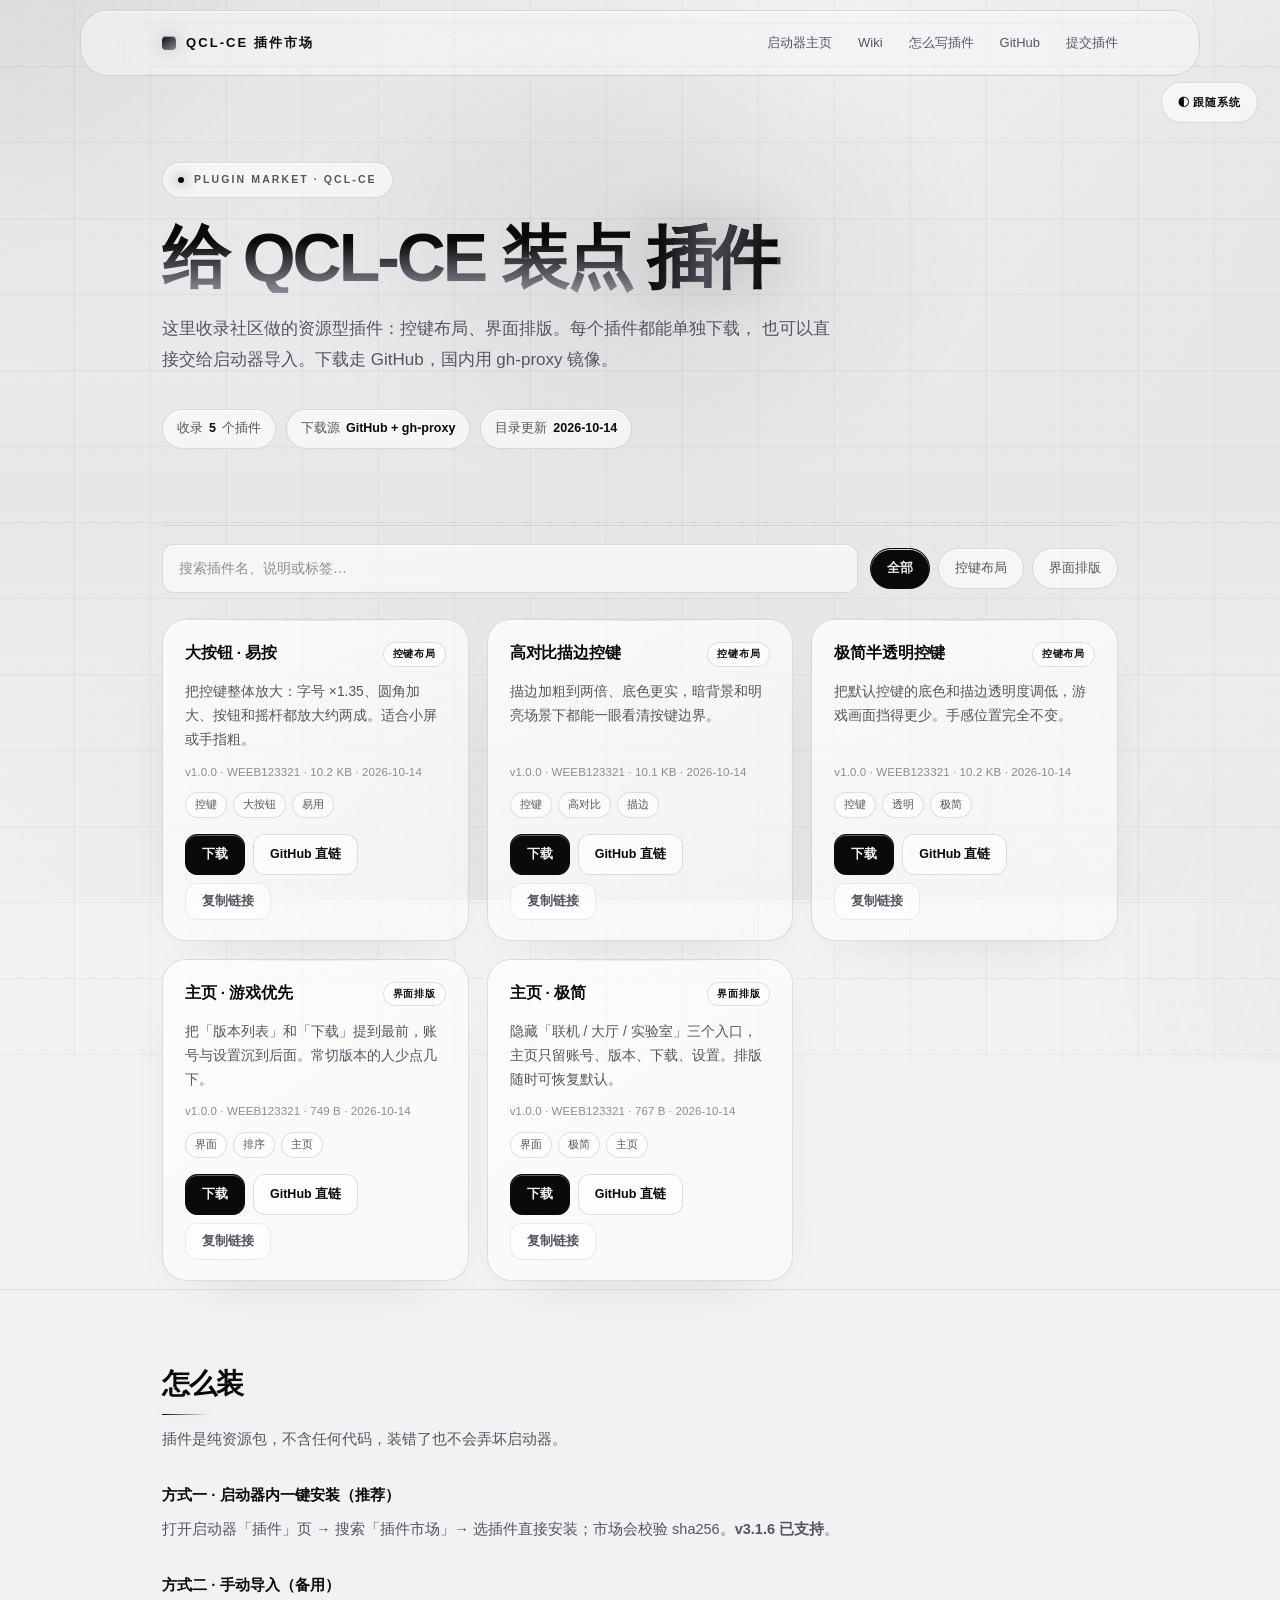
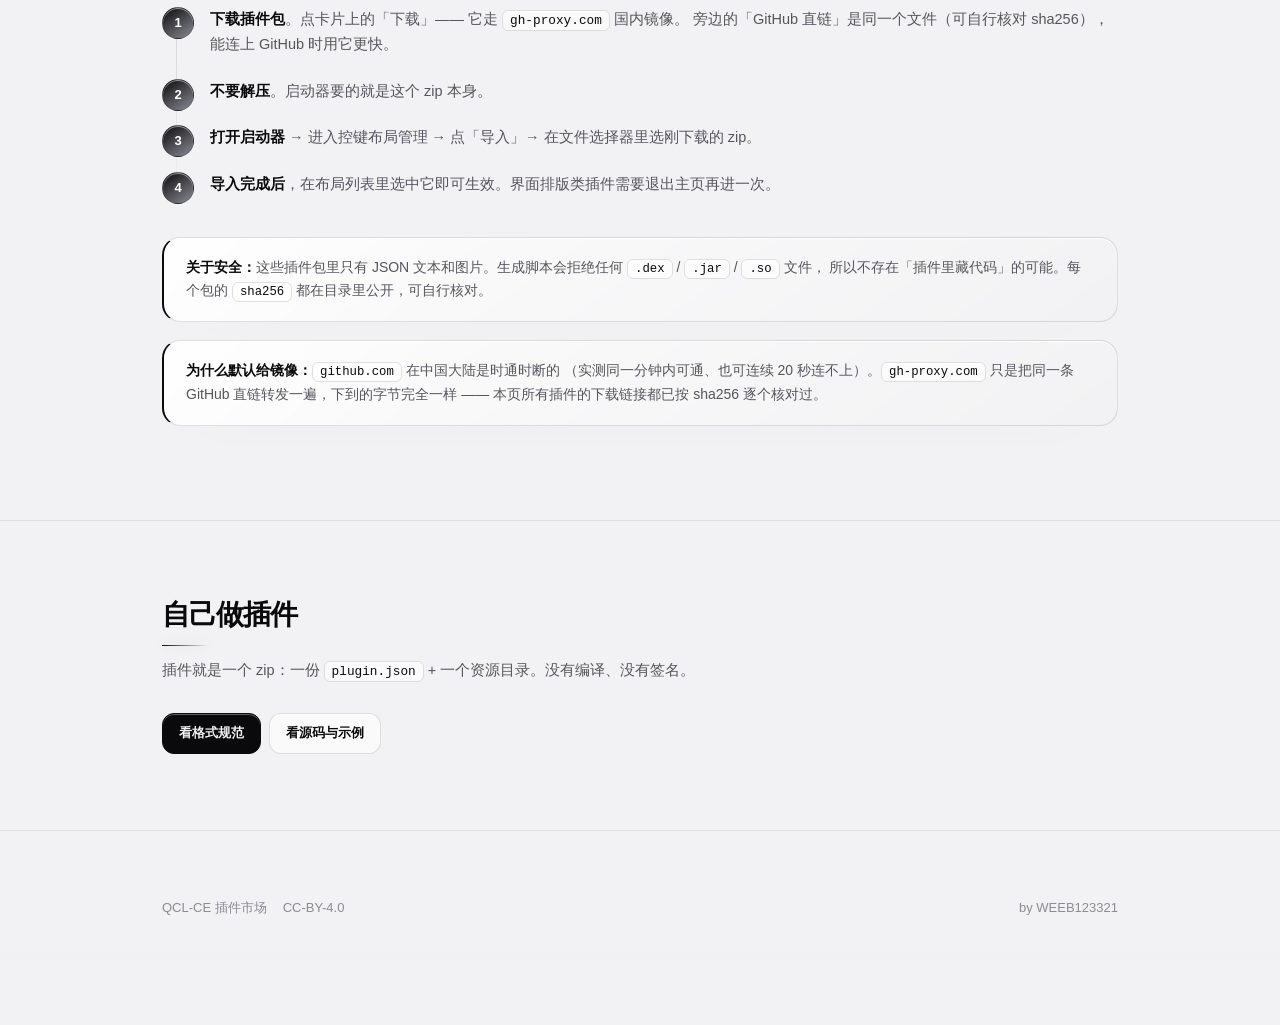
<file: index.html>
<!DOCTYPE html>
<html lang="zh-CN">
<head>
<meta charset="utf-8">
<meta name="viewport" content="width=device-width, initial-scale=1">
<title>QCL-CE 插件市场</title>
<meta name="description" content="QCL-CE 插件市场 —— 控键布局、界面排版等资源型插件，下载走 GitHub 与 gh-proxy 国内镜像。">
<style>
  :root{
    --bg:#F2F7F7; --surface:#FFFFFF; --text:#142B2A; --sub:#5F7A78;
    --accent:#0E9E8E; --accent-dark:#0A7A6E; --divider:#D5E5E3;
    --code:#0C1616; --code-fg:#E6F4F2; --shadow:rgba(0,0,0,.10);
  }
  @media (prefers-color-scheme: dark){
    :root{ --bg:#0C1616; --surface:#142222; --text:#E6F4F2; --sub:#8FABA8;
           --accent:#2AC9B4; --accent-dark:#1FA492; --divider:#223837;
           --code:#060C0C; --code-fg:#E6F4F2; --shadow:rgba(0,0,0,.45); }
  }
  *{box-sizing:border-box;margin:0;padding:0}
  html{scroll-behavior:smooth}
  body{
    font-family:-apple-system,BlinkMacSystemFont,"Segoe UI","PingFang SC","Microsoft YaHei",sans-serif;
    background:var(--bg); color:var(--text); line-height:1.7;
    -webkit-font-smoothing:antialiased;
  }
  a{color:var(--accent);text-decoration:none}
  a:hover{text-decoration:underline}
  .wrap{max-width:1000px;margin:0 auto;padding:0 22px}

  nav{
    position:sticky;top:0;z-index:10;
    background:color-mix(in srgb, var(--bg) 88%, transparent);
    backdrop-filter:blur(12px); border-bottom:1px solid var(--divider);
  }
  nav .wrap{display:flex;align-items:center;gap:22px;height:58px}
  .brand{font-weight:700;letter-spacing:.5px;color:var(--text)}
  .brand i{display:inline-block;width:12px;height:12px;background:var(--accent);
           border-radius:3px;margin-right:8px;vertical-align:middle}
  nav .links{margin-left:auto;display:flex;gap:18px;font-size:14px}
  nav .links a{color:var(--sub)}
  nav .links a:hover{color:var(--accent)}
  @media (max-width:640px){ nav .links a.hide-sm{display:none} }

  header{padding:52px 0 30px}
  header h1{font-size:clamp(26px,5vw,38px);letter-spacing:-.5px;margin-bottom:12px}
  header h1 span{color:var(--accent)}
  header p{color:var(--sub);font-size:16px;max-width:660px}

  .chips{display:flex;gap:10px;flex-wrap:wrap;margin-top:22px}
  .chip{
    background:var(--surface);border:1px solid var(--divider);border-radius:10px;
    padding:7px 13px;font-size:13px;color:var(--sub);
  }
  .chip b{color:var(--text);font-weight:600}

  /* 工具条 */
  .toolbar{
    display:flex;gap:12px;flex-wrap:wrap;align-items:center;
    padding:16px 0 6px;border-top:1px solid var(--divider);
  }
  .search{
    flex:1 1 260px;min-width:200px;
    background:var(--surface);border:1px solid var(--divider);border-radius:11px;
    padding:11px 14px;font:inherit;font-size:14px;color:var(--text);outline:none;
  }
  .search:focus{border-color:var(--accent)}
  .filters{display:flex;gap:8px;flex-wrap:wrap}
  .filter{
    background:var(--surface);border:1px solid var(--divider);border-radius:10px;
    padding:9px 14px;font:inherit;font-size:13px;color:var(--sub);cursor:pointer;
    transition:border-color .15s,color .15s,background-color .15s;
  }
  .filter:hover{color:var(--accent)}
  .filter[aria-pressed="true"]{
    background:color-mix(in srgb,var(--accent) 13%,transparent);
    border-color:var(--accent);color:var(--accent);font-weight:600;
  }

  /* 卡片 */
  .grid{
    display:grid;grid-template-columns:repeat(auto-fill,minmax(300px,1fr));
    gap:16px;padding:18px 0 8px;
  }
  .card{
    background:var(--surface);border:1px solid var(--divider);border-radius:14px;
    padding:18px 18px 16px;display:flex;flex-direction:column;
    transition:transform .15s, box-shadow .15s, border-color .15s;
  }
  .card:hover{transform:translateY(-2px);border-color:color-mix(in srgb,var(--accent) 45%,var(--divider));
              box-shadow:0 12px 32px -20px var(--shadow)}
  .card .top{display:flex;align-items:flex-start;gap:10px;margin-bottom:8px}
  .card h3{font-size:16px;line-height:1.4;flex:1}
  .badge{
    flex:none;font-size:11px;font-weight:600;padding:3px 8px;border-radius:6px;
    background:color-mix(in srgb,var(--accent) 13%,transparent);color:var(--accent);
    white-space:nowrap;
  }
  .badge.t-layout{background:color-mix(in srgb,#8A7BE8 15%,transparent);color:#6E5FD6}
  @media (prefers-color-scheme: dark){ .badge.t-layout{color:#A99BF5} }
  .card .desc{color:var(--sub);font-size:13.5px;flex:1}
  .meta{color:var(--sub);font-size:12.5px;margin-top:10px}
  .meta code{background:var(--code);color:var(--code-fg);padding:1px 6px;border-radius:5px;font-size:11.5px}
  .tags{display:flex;gap:6px;flex-wrap:wrap;margin-top:10px}
  .tag{font-size:11.5px;color:var(--sub);border:1px solid var(--divider);border-radius:6px;padding:2px 8px}
  .actions{display:flex;gap:8px;margin-top:14px;flex-wrap:wrap}
  .act{
    font-size:13px;font-weight:600;padding:8px 14px;border-radius:9px;
    border:1.5px solid var(--accent);color:var(--accent);background:transparent;
    cursor:pointer;font-family:inherit;transition:background-color .15s,transform .12s;
  }
  .act:hover{background:color-mix(in srgb,var(--accent) 12%,transparent);text-decoration:none}
  .act.primary{background:var(--accent);color:#fff;border-color:var(--accent)}
  .act.primary:hover{background:var(--accent-dark);border-color:var(--accent-dark)}
  .act.plain{border-color:var(--divider);color:var(--sub)}
  .act.plain:hover{border-color:var(--accent);color:var(--accent)}

  /* 状态 */
  .state{
    text-align:center;padding:56px 20px;color:var(--sub);font-size:14.5px;
    border:1px dashed var(--divider);border-radius:14px;margin:18px 0;
  }
  .state b{color:var(--text);display:block;font-size:16px;margin-bottom:6px}
  .spinner{
    width:26px;height:26px;border:2.5px solid var(--divider);border-top-color:var(--accent);
    border-radius:50%;margin:0 auto 14px;animation:spin .8s linear infinite;
  }
  @keyframes spin{to{transform:rotate(360deg)}}
  @media (prefers-reduced-motion: reduce){ .spinner{animation:none} }

  section{padding:44px 0;border-top:1px solid var(--divider)}
  h2{font-size:21px;margin-bottom:8px;letter-spacing:-.3px}
  .lead{color:var(--sub);font-size:14px;margin-bottom:22px}

  ol.steps{list-style:none;counter-reset:s}
  ol.steps li{counter-increment:s;position:relative;padding:0 0 16px 44px;color:var(--sub);font-size:14.5px}
  ol.steps li::before{
    content:counter(s);position:absolute;left:0;top:0;width:27px;height:27px;
    background:var(--accent);color:#fff;border-radius:9px;
    display:flex;align-items:center;justify-content:center;font-weight:700;font-size:13.5px;
  }
  ol.steps li b{color:var(--text)}

  .warn{
    background:color-mix(in srgb,var(--accent) 9%,transparent);
    border-left:3px solid var(--accent);border-radius:0 10px 10px 0;
    padding:14px 18px;font-size:14px;color:var(--sub);margin:18px 0;
  }
  .warn b{color:var(--text)}

  code.inline{background:var(--code);color:var(--code-fg);padding:2px 7px;border-radius:5px;font-size:12.5px}

  footer{padding:36px 0 60px;border-top:1px solid var(--divider);color:var(--sub);font-size:13px}
  footer .wrap{display:flex;gap:16px;flex-wrap:wrap;align-items:center}
  footer .sp{margin-left:auto}

  .toast{
    position:fixed;left:50%;bottom:28px;transform:translate(-50%,20px);
    background:var(--text);color:var(--bg);font-size:13.5px;font-weight:600;
    padding:10px 18px;border-radius:10px;opacity:0;pointer-events:none;
    transition:opacity .22s, transform .22s;z-index:60;
  }
  .toast.on{opacity:1;transform:translate(-50%,0)}
</style>
<link rel="stylesheet" href="premium.css">
<link rel="stylesheet" href="market.css">
</head>
<body class="market">

<nav>
  <div class="wrap">
    <span class="brand"><i></i>QCL-CE 插件市场</span>
    <span class="links">
      <a href="https://weeb123321.github.io/QCL-QCL-CE/" class="hide-sm">启动器主页</a>
      <a href="https://github.com/WEEB123321/QCL-QCL-CE/wiki">Wiki</a>
      <a href="guide.html">怎么写插件</a>
      <a href="https://github.com/WEEB123321/QCL-Plugins">GitHub</a>
      <a href="https://github.com/WEEB123321/QCL-Plugins/issues/new" class="hide-sm">提交插件</a>
    </span>
  </div>
</nav>

<header class="wrap">
  <div class="hero-kicker">PLUGIN MARKET · QCL-CE</div>
  <h1>给 QCL-CE 装点 <span>插件</span></h1>
  <p>这里收录社区做的资源型插件：控键布局、界面排版。每个插件都能单独下载，
    也可以直接交给启动器导入。下载走 GitHub，国内用 gh-proxy 镜像。</p>

  <div class="chips">
    <span class="chip">收录 <b id="stat-count">—</b> 个插件</span>
    <span class="chip">下载源 <b>GitHub + gh-proxy</b></span>
    <span class="chip">目录更新 <b id="stat-date">—</b></span>
    <span class="chip" id="stat-source-chip" style="display:none">取自 <b id="stat-source">—</b></span>
  </div>
</header>

<div class="wrap">
  <div class="toolbar">
    <input id="q" class="search" type="search" placeholder="搜索插件名、说明或标签…" autocomplete="off">
    <div class="filters" id="filters">
      <button class="filter" data-type="all" aria-pressed="true">全部</button>
      <button class="filter" data-type="control" aria-pressed="false">控键布局</button>
      <button class="filter" data-type="layout" aria-pressed="false">界面排版</button>
    </div>
  </div>

  <div id="list" class="grid"></div>
  <div id="state" class="state"><div class="spinner"></div>正在读取插件目录…</div>
</div>

<section>
  <div class="wrap">
    <h2>怎么装</h2>
    <p class="lead">插件是纯资源包，不含任何代码，装错了也不会弄坏启动器。</p>

    <h3 style="font-size:15px;margin:6px 0 10px">方式一 · 启动器内一键安装（推荐）</h3>
    <p class="lead" style="margin-bottom:18px">
      打开启动器「插件」页 → 搜索「插件市场」→ 选插件直接安装；市场会校验 sha256。<b>v3.1.6 已支持</b>。
    </p>

    <h3 style="font-size:15px;margin:22px 0 10px">方式二 · 手动导入（备用）</h3>
    <ol class="steps">
      <li><b>下载插件包</b>。点卡片上的「下载」—— 它走 <code class="inline">gh-proxy.com</code> 国内镜像。
        旁边的「GitHub 直链」是同一个文件（可自行核对 sha256），能连上 GitHub 时用它更快。</li>
      <li><b>不要解压</b>。启动器要的就是这个 zip 本身。</li>
      <li><b>打开启动器</b> → 进入控键布局管理 → 点「导入」→ 在文件选择器里选刚下载的 zip。</li>
      <li><b>导入完成后</b>，在布局列表里选中它即可生效。界面排版类插件需要退出主页再进一次。</li>
    </ol>

    <div class="warn">
      <b>关于安全：</b>这些插件包里只有 JSON 文本和图片。生成脚本会拒绝任何
      <code class="inline">.dex</code> / <code class="inline">.jar</code> / <code class="inline">.so</code> 文件，
      所以不存在「插件里藏代码」的可能。每个包的 <code class="inline">sha256</code> 都在目录里公开，可自行核对。
    </div>

    <div class="warn">
      <b>为什么默认给镜像：</b><code class="inline">github.com</code> 在中国大陆是时通时断的
      （实测同一分钟内可通、也可连续 20 秒连不上）。<code class="inline">gh-proxy.com</code>
      只是把同一条 GitHub 直链转发一遍，下到的字节完全一样 —— 本页所有插件的下载链接都已按
      sha256 逐个核对过。
    </div>
  </div>
</section>

<section>
  <div class="wrap">
    <h2>自己做插件</h2>
    <p class="lead">插件就是一个 zip：一份 <code class="inline">plugin.json</code> + 一个资源目录。没有编译、没有签名。</p>
    <div class="actions" style="margin-top:4px">
      <a class="act primary" href="https://github.com/WEEB123321/QCL-Plugins/blob/main/SCHEMA.md">看格式规范</a>
      <a class="act" href="https://github.com/WEEB123321/QCL-Plugins">看源码与示例</a>
    </div>
  </div>
</section>

<footer>
  <div class="wrap">
    <span>QCL-CE 插件市场</span>
    <span>CC-BY-4.0</span>
    <span class="sp">by WEEB123321</span>
  </div>
</footer>

<div class="toast" id="toast"></div>

<script src="theme.js"></script>
<script src="liquid-glass.js"></script>
<script>
(function () {
  'use strict';

  var OWNER = 'WEEB123321', REPO = 'QCL-Plugins';

  // ★ 多路取 index.json：raw.githubusercontent.com 与 cdn.jsdelivr.net 在
  //   中国大陆不可达，所以给一串备用源，谁先成功用谁（2026-10-14 实测 1–7 可用）。
  var SOURCES = [
    './index.json',
    'https://cdn.jsdmirror.com/gh/' + OWNER + '/' + REPO + '@main/index.json',
    'https://jsdelivr.b-cdn.net/gh/' + OWNER + '/' + REPO + '@main/index.json',
    'https://fastly.jsdelivr.net/gh/' + OWNER + '/' + REPO + '@main/index.json',
    'https://gcore.jsdelivr.net/gh/' + OWNER + '/' + REPO + '@main/index.json',
    'https://ghproxy.net/https://raw.githubusercontent.com/' + OWNER + '/' + REPO + '/main/index.json',
    'https://gh-proxy.com/https://raw.githubusercontent.com/' + OWNER + '/' + REPO + '/main/index.json'
  ];

  var TYPE_LABEL = { control: '控键布局', layout: '界面排版' };

  var ALL = [];
  var state = { q: '', type: 'all' };

  var $list = document.getElementById('list');
  var $state = document.getElementById('state');
  var $q = document.getElementById('q');

  function esc(s) {
    return String(s == null ? '' : s).replace(/[&<>"']/g, function (c) {
      return { '&': '&amp;', '<': '&lt;', '>': '&gt;', '"': '&quot;', "'": '&#39;' }[c];
    });
  }

  function fmtSize(n) {
    if (!n && n !== 0) return '—';
    if (n < 1024) return n + ' B';
    if (n < 1024 * 1024) return (n / 1024).toFixed(1) + ' KB';
    return (n / 1048576).toFixed(2) + ' MB';
  }

  function toast(msg) {
    var t = document.getElementById('toast');
    t.textContent = msg;
    t.classList.add('on');
    clearTimeout(t._h);
    t._h = setTimeout(function () { t.classList.remove('on'); }, 1800);
  }

  function copy(text) {
    if (navigator.clipboard && navigator.clipboard.writeText) {
      navigator.clipboard.writeText(text).then(function () { toast('链接已复制'); },
        function () { toast('复制失败，请手动选中'); });
    } else {
      toast('这个浏览器不支持自动复制');
    }
  }

  // ------------------------------------------------------------ 渲染

  function matches(p) {
    if (state.type !== 'all' && p.type !== state.type) return false;
    if (!state.q) return true;
    var hay = [p.name, p.description, p.author, (p.tags || []).join(' '), p.id].join(' ').toLowerCase();
    return hay.indexOf(state.q.toLowerCase()) >= 0;
  }

  function card(p) {
    var dl = p.download || {};
    var tags = (p.tags || []).map(function (t) { return '<span class="tag">' + esc(t) + '</span>'; }).join('');
    var typeCls = p.type === 'layout' ? 'badge t-layout' : 'badge';
    return '' +
      '<div class="card">' +
        '<div class="top">' +
          '<h3>' + esc(p.name) + '</h3>' +
          '<span class="' + typeCls + '">' + esc(TYPE_LABEL[p.type] || p.type) + '</span>' +
        '</div>' +
        '<div class="desc">' + esc(p.description) + '</div>' +
        '<div class="meta">v' + esc(p.version) + ' · ' + esc(p.author) + ' · ' + fmtSize(p.size) +
          ' · ' + esc(p.updatedAt || '') + '</div>' +
        (tags ? '<div class="tags">' + tags + '</div>' : '') +
        '<div class="actions">' +
          '<a class="act primary" href="' + esc(dl.mirror) + '">下载</a>' +
          '<a class="act" href="' + esc(dl.url) + '">GitHub 直链</a>' +
          '<button class="act plain" data-copy="' + esc(dl.mirror) + '">复制链接</button>' +
        '</div>' +
      '</div>';
  }

  function render() {
    var items = ALL.filter(matches);
    if (!ALL.length) return;
    if (!items.length) {
      $list.innerHTML = '';
      $state.style.display = 'block';
      $state.innerHTML = '<b>没有匹配的插件</b>换个关键词，或者点上面的「全部」。';
      return;
    }
    $state.style.display = 'none';
    $list.innerHTML = items.map(card).join('');
  }

  // ------------------------------------------------------------ 取数据

  function tryFetch(url) {
    return fetch(url, { cache: 'no-cache' }).then(function (r) {
      if (!r.ok) throw new Error('HTTP ' + r.status);
      return r.json();
    });
  }

  function loadFrom(i) {
    if (i >= SOURCES.length) return Promise.reject(new Error('all sources failed'));
    return tryFetch(SOURCES[i]).then(function (data) {
      return { data: data, source: SOURCES[i] };
    }).catch(function () {
      return loadFrom(i + 1);
    });
  }

  function showError(err) {
    $state.style.display = 'block';
    $state.innerHTML = '<b>读不到插件目录</b>' +
      '所有备用源都没连上（' + esc(err.message) + '）。<br>' +
      '如果你是直接双击打开这个 HTML 文件的，浏览器会拦住跨域请求 —— ' +
      '把整个目录用本地服务器打开，或者直接看 ' +
      '<a href="https://github.com/' + OWNER + '/' + REPO + '/blob/main/index.json">仓库里的 index.json</a>。';
  }

  loadFrom(0).then(function (res) {
    var d = res.data;
    ALL = (d && d.plugins) || [];
    document.getElementById('stat-count').textContent = ALL.length;
    document.getElementById('stat-date').textContent = (d && d.generatedAt ? d.generatedAt.slice(0, 10) : '—');
    var chip = document.getElementById('stat-source-chip');
    if (res.source !== './index.json') {
      document.getElementById('stat-source').textContent = '备用源';
      chip.style.display = '';
    }
    if (!ALL.length) {
      $state.innerHTML = '<b>目录是空的</b>还没有插件被收录。';
      return;
    }
    render();
  }).catch(showError);

  // ------------------------------------------------------------ 交互

  $q.addEventListener('input', function () { state.q = this.value.trim(); render(); });

  document.getElementById('filters').addEventListener('click', function (e) {
    var b = e.target.closest('.filter');
    if (!b) return;
    state.type = b.getAttribute('data-type');
    var all = this.querySelectorAll('.filter');
    for (var i = 0; i < all.length; i++) {
      all[i].setAttribute('aria-pressed', all[i] === b ? 'true' : 'false');
    }
    render();
  });

  document.addEventListener('click', function (e) {
    var b = e.target.closest('[data-copy]');
    if (b) copy(b.getAttribute('data-copy'));
  });
})();
</script>
</body>
</html>
</file>
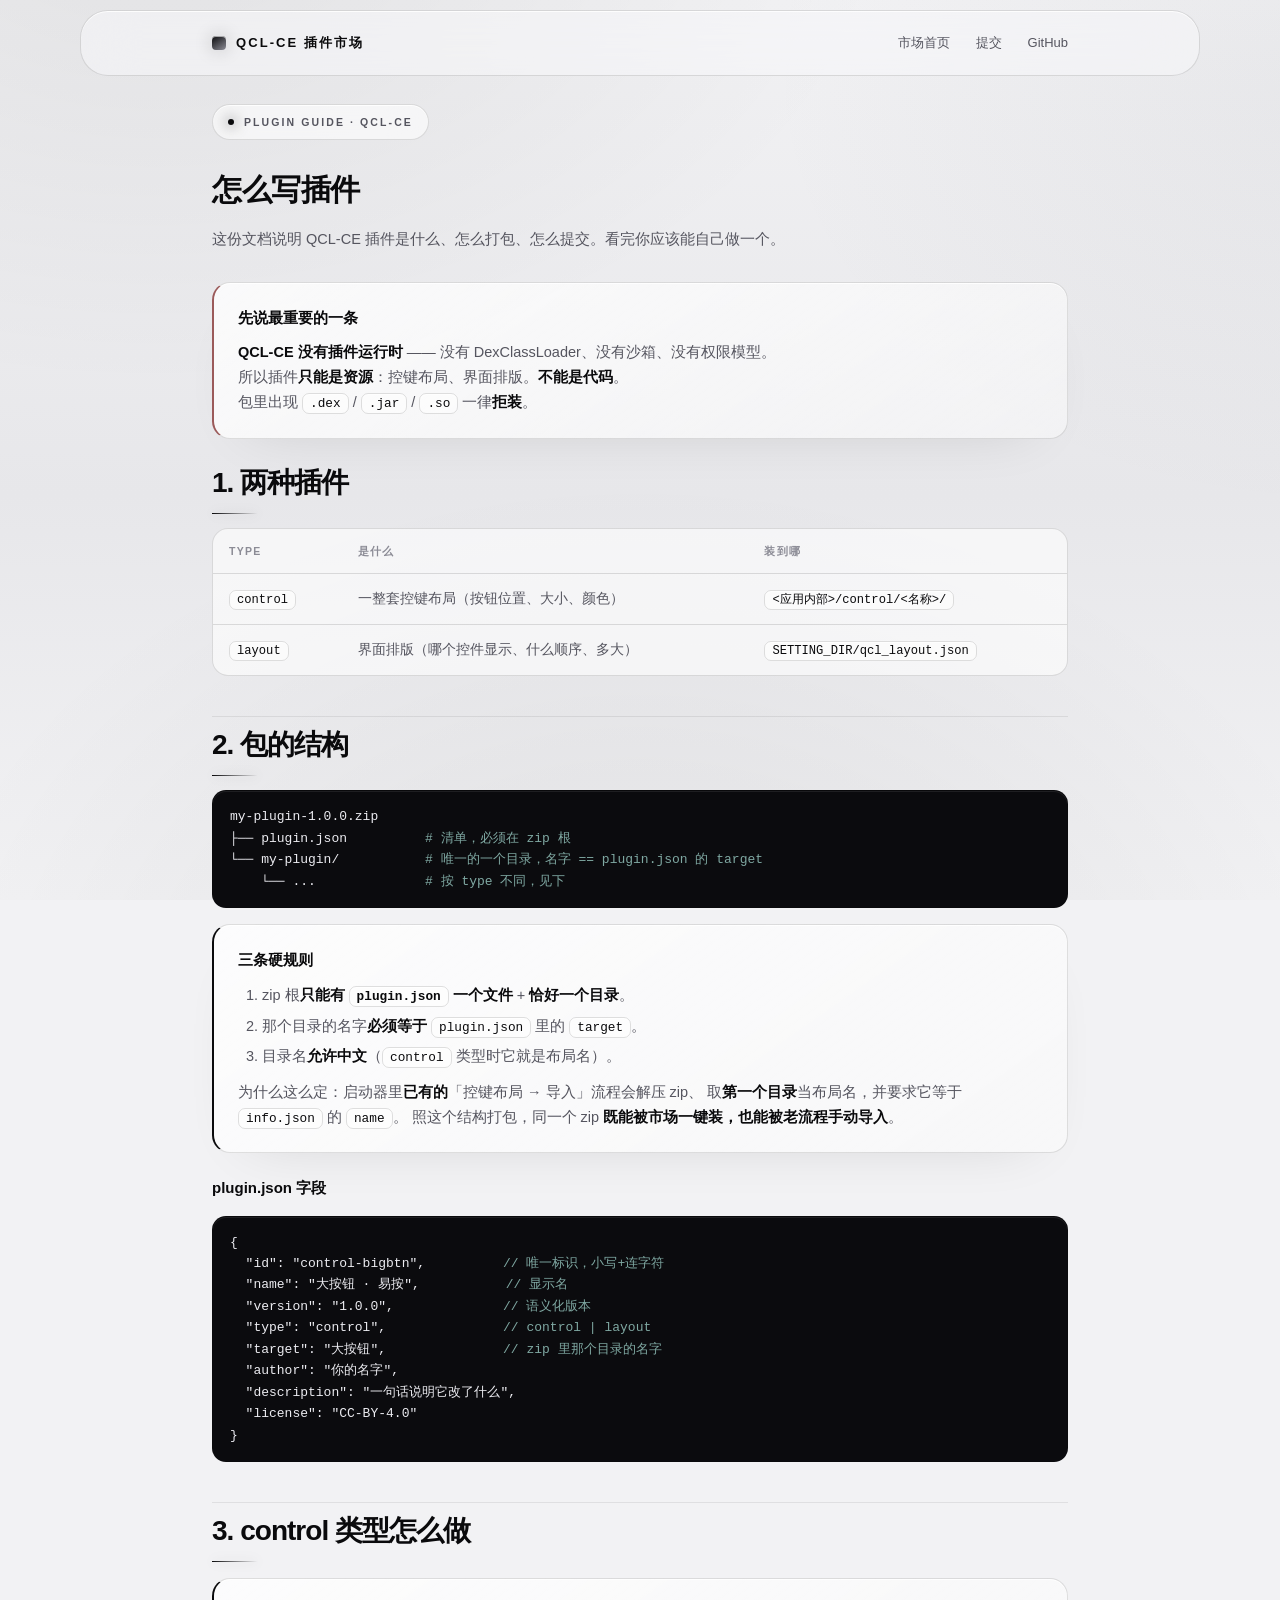
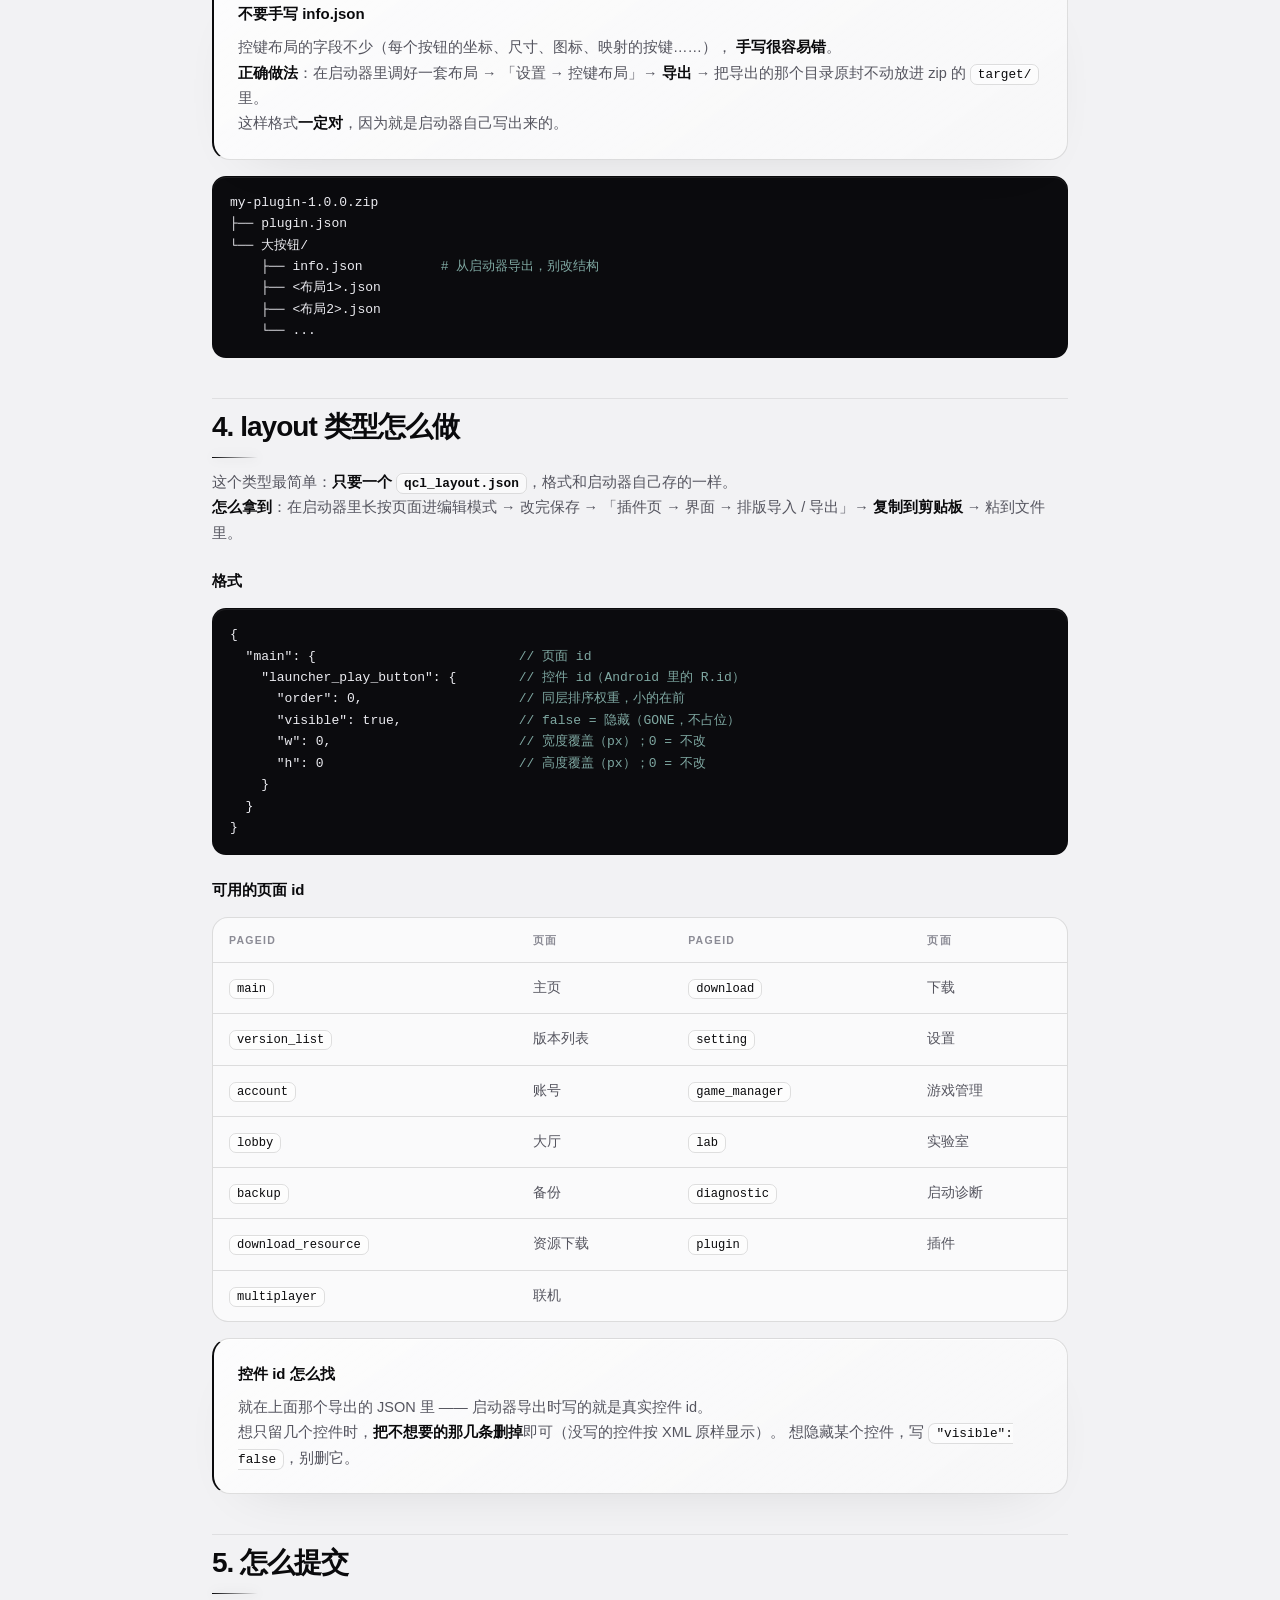
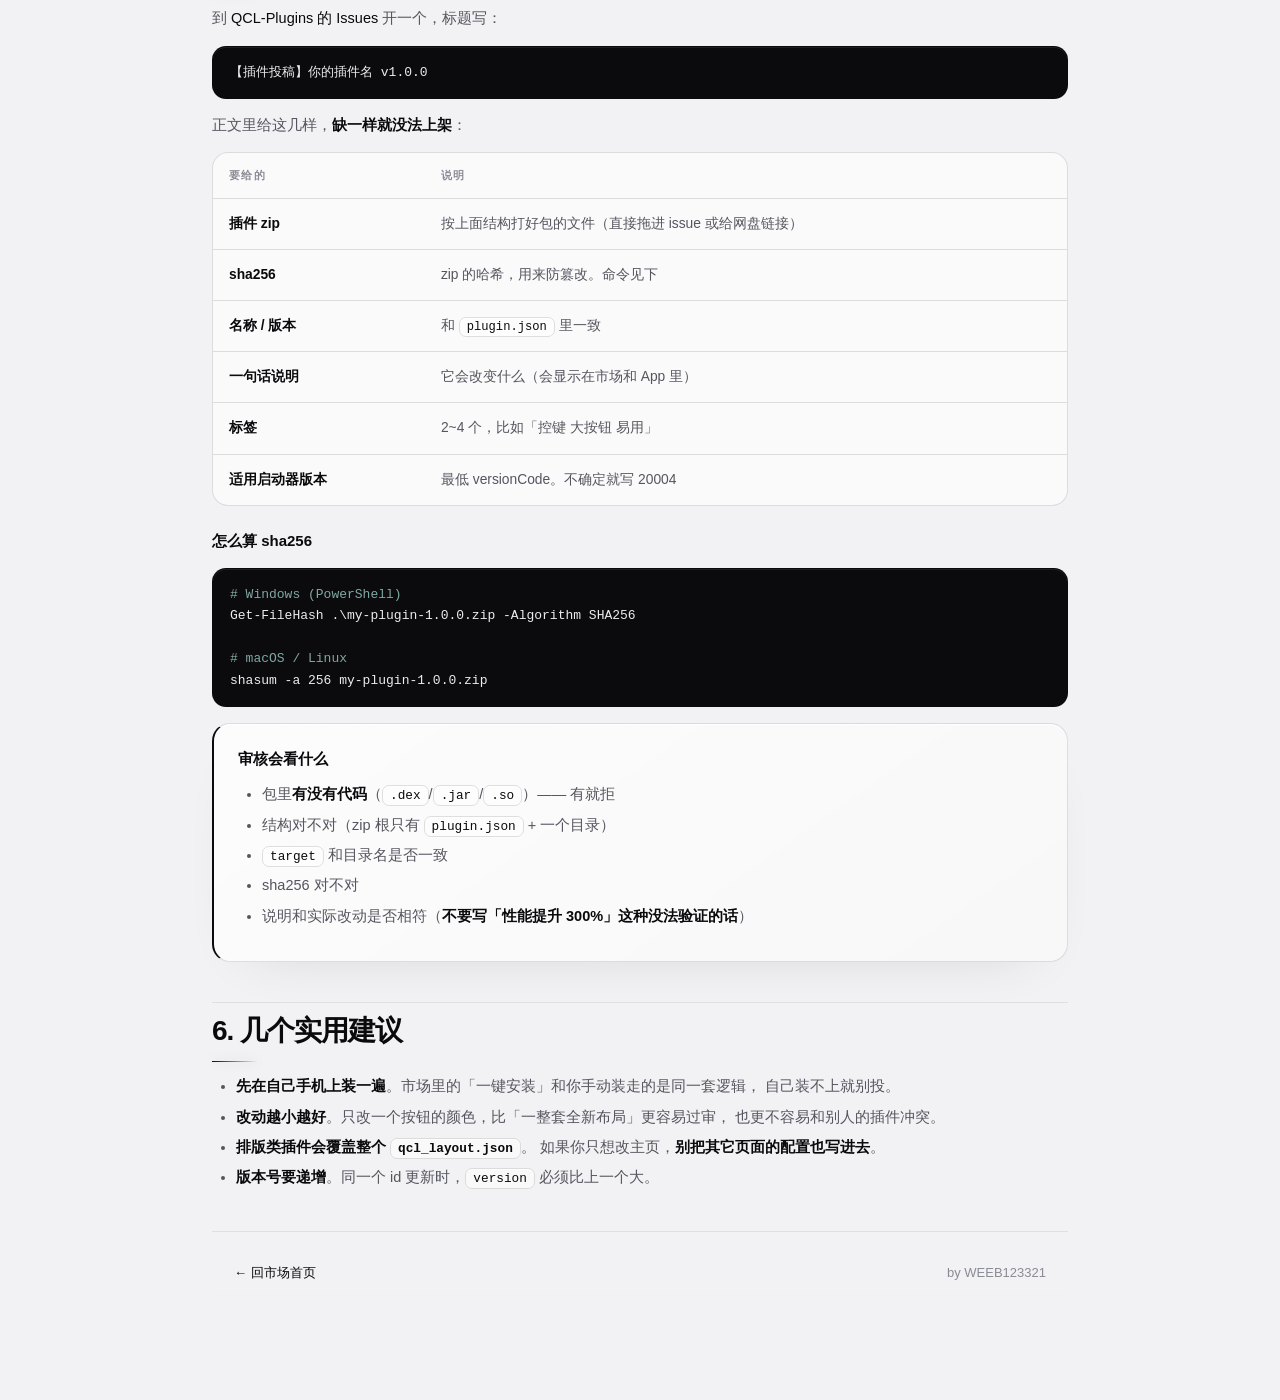
<file: guide.html>
<!DOCTYPE html>
<html lang="zh-CN">
<head>
<meta charset="utf-8">
<meta name="viewport" content="width=device-width, initial-scale=1">
<title>怎么写插件 · QCL-CE 插件市场</title>
<style>
  :root{--bg:#F2F7F7;--surface:#FFFFFF;--text:#142B2A;--sub:#5F7A78;--accent:#0E9E8E;--divider:#D5E5E3;--code-bg:#0C1616;--code-fg:#E6F4F2}
  @media (prefers-color-scheme:dark){:root{--bg:#0C1616;--surface:#142222;--text:#E6F4F2;--sub:#8FABA8;--accent:#2AC9B4;--divider:#223837;--code-bg:#060C0C;--code-fg:#E6F4F2}}
  *{box-sizing:border-box;margin:0;padding:0}
  body{font-family:-apple-system,BlinkMacSystemFont,"Segoe UI","PingFang SC","Microsoft YaHei",sans-serif;
       background:var(--bg);color:var(--text);line-height:1.75;-webkit-font-smoothing:antialiased}
  a{color:var(--accent);text-decoration:none} a:hover{text-decoration:underline}
  code{background:color-mix(in srgb,var(--accent) 11%,transparent);color:var(--accent);
       padding:2px 6px;border-radius:5px;font-size:.9em}
  pre{background:var(--code-bg);color:var(--code-fg);padding:15px 17px;border-radius:11px;
      overflow-x:auto;font-size:13px;line-height:1.65;margin:14px 0}
  pre .c{color:#7FA8A2}

  nav{position:sticky;top:0;z-index:10;background:color-mix(in srgb,var(--bg) 88%,transparent);
      backdrop-filter:blur(12px);border-bottom:1px solid var(--divider)}
  nav .wrap{max-width:900px;margin:0 auto;padding:0 22px;display:flex;align-items:center;gap:20px;height:58px}
  .brand{font-weight:700}.brand i{display:inline-block;width:12px;height:12px;background:var(--accent);border-radius:3px;margin-right:8px;vertical-align:middle}
  nav .links{margin-left:auto;display:flex;gap:16px;font-size:14px}
  nav .links a{color:var(--sub)}

  .wrap{max-width:900px;margin:0 auto;padding:38px 22px 70px}
  h1{font-size:30px;letter-spacing:-.4px;margin-bottom:10px}
  .lead{color:var(--sub);font-size:15px;margin-bottom:34px}
  h2{font-size:21px;margin:40px 0 12px;letter-spacing:-.2px;padding-top:10px;border-top:1px solid var(--divider)}
  h2:first-of-type{border-top:0;margin-top:0}
  h3{font-size:15px;margin:22px 0 8px}
  p,li{color:var(--sub);font-size:14.5px}
  ul,ol{margin:10px 0 10px 24px} li{margin:5px 0}
  b,strong{color:var(--text)}

  .box{background:var(--surface);border:1px solid var(--divider);border-radius:13px;padding:18px 20px;margin:16px 0}
  .box h3{margin-top:0}
  .box.warn{border-left:3px solid var(--accent);background:color-mix(in srgb,var(--accent) 8%,transparent)}
  .box.bad{border-left:3px solid #C0392B;background:color-mix(in srgb,#C0392B 8%,transparent)}
  table{width:100%;border-collapse:collapse;font-size:14px;margin:14px 0}
  th,td{text-align:left;padding:10px 12px;border-bottom:1px solid var(--divider);vertical-align:top}
  th{color:var(--sub);font-size:13px;font-weight:600}

  footer{border-top:1px solid var(--divider);color:var(--sub);font-size:13px;margin-top:40px}
  footer .wrap{padding:26px 22px;display:flex;gap:16px;flex-wrap:wrap}
  footer .sp{margin-left:auto}
</style>
<link rel="stylesheet" href="premium.css">
<link rel="stylesheet" href="market.css">
</head>
<body class="market">

<nav>
  <div class="wrap">
    <span class="brand"><i></i>QCL-CE 插件市场</span>
    <span class="links">
      <a href="index.html">市场首页</a>
      <a href="#submit">提交</a>
      <a href="https://github.com/WEEB123321/QCL-Plugins">GitHub</a>
    </span>
  </div>
</nav>

<div class="wrap">

<div class="hero-kicker">PLUGIN GUIDE · QCL-CE</div>
<h1>怎么写插件</h1>
<p class="lead">这份文档说明 QCL-CE 插件是什么、怎么打包、怎么提交。看完你应该能自己做一个。</p>

<div class="box bad">
  <h3>先说最重要的一条</h3>
  <p><b>QCL-CE 没有插件运行时</b> —— 没有 DexClassLoader、没有沙箱、没有权限模型。</p>
  <p>所以插件<b>只能是资源</b>：控键布局、界面排版。<b>不能是代码</b>。</p>
  <p>包里出现 <code>.dex</code> / <code>.jar</code> / <code>.so</code> 一律<b>拒装</b>。</p>
</div>

<h2 id="types">1. 两种插件</h2>

<table>
  <tr><th>type</th><th>是什么</th><th>装到哪</th></tr>
  <tr>
    <td><code>control</code></td>
    <td>一整套控键布局（按钮位置、大小、颜色）</td>
    <td><code>&lt;应用内部&gt;/control/&lt;名称&gt;/</code></td>
  </tr>
  <tr>
    <td><code>layout</code></td>
    <td>界面排版（哪个控件显示、什么顺序、多大）</td>
    <td><code>SETTING_DIR/qcl_layout.json</code></td>
  </tr>
</table>

<h2 id="zip">2. 包的结构</h2>

<pre>my-plugin-1.0.0.zip
├── plugin.json          <span class="c"># 清单，必须在 zip 根</span>
└── my-plugin/           <span class="c"># 唯一的一个目录，名字 == plugin.json 的 target</span>
    └── ...              <span class="c"># 按 type 不同，见下</span></pre>

<div class="box warn">
  <h3>三条硬规则</h3>
  <ol>
    <li>zip 根<b>只能有 <code>plugin.json</code> 一个文件</b> + <b>恰好一个目录</b>。</li>
    <li>那个目录的名字<b>必须等于</b> <code>plugin.json</code> 里的 <code>target</code>。</li>
    <li>目录名<b>允许中文</b>（<code>control</code> 类型时它就是布局名）。</li>
  </ol>
  <p style="margin-top:8px">为什么这么定：启动器里<b>已有的</b>「控键布局 → 导入」流程会解压 zip、
  取<b>第一个目录</b>当布局名，并要求它等于 <code>info.json</code> 的 <code>name</code>。
  照这个结构打包，同一个 zip <b>既能被市场一键装，也能被老流程手动导入</b>。</p>
</div>

<h3>plugin.json 字段</h3>

<pre>{
  "id": "control-bigbtn",          <span class="c">// 唯一标识，小写+连字符</span>
  "name": "大按钮 · 易按",           <span class="c">// 显示名</span>
  "version": "1.0.0",              <span class="c">// 语义化版本</span>
  "type": "control",               <span class="c">// control | layout</span>
  "target": "大按钮",               <span class="c">// zip 里那个目录的名字</span>
  "author": "你的名字",
  "description": "一句话说明它改了什么",
  "license": "CC-BY-4.0"
}</pre>

<h2 id="control">3. control 类型怎么做</h2>

<div class="box warn">
  <h3>不要手写 info.json</h3>
  <p>控键布局的字段不少（每个按钮的坐标、尺寸、图标、映射的按键……），
  <b>手写很容易错</b>。</p>
  <p><b>正确做法</b>：在启动器里调好一套布局 →
  「设置 → 控键布局」→ <b>导出</b> →
  把导出的那个目录原封不动放进 zip 的 <code>target/</code> 里。</p>
  <p>这样格式<b>一定对</b>，因为就是启动器自己写出来的。</p>
</div>

<pre>my-plugin-1.0.0.zip
├── plugin.json
└── 大按钮/
    ├── info.json          <span class="c"># 从启动器导出，别改结构</span>
    ├── &lt;布局1&gt;.json
    ├── &lt;布局2&gt;.json
    └── ...</pre>

<h2 id="layout">4. layout 类型怎么做</h2>

<p>这个类型最简单：<b>只要一个 <code>qcl_layout.json</code></b>，格式和启动器自己存的一样。</p>

<p><b>怎么拿到</b>：在启动器里长按页面进编辑模式 → 改完保存 →
「插件页 → 界面 → 排版导入 / 导出」→ <b>复制到剪贴板</b> → 粘到文件里。</p>

<h3>格式</h3>

<pre>{
  "main": {                          <span class="c">// 页面 id</span>
    "launcher_play_button": {        <span class="c">// 控件 id（Android 里的 R.id）</span>
      "order": 0,                    <span class="c">// 同层排序权重，小的在前</span>
      "visible": true,               <span class="c">// false = 隐藏（GONE，不占位）</span>
      "w": 0,                        <span class="c">// 宽度覆盖（px）；0 = 不改</span>
      "h": 0                         <span class="c">// 高度覆盖（px）；0 = 不改</span>
    }
  }
}</pre>

<h3>可用的页面 id</h3>

<table>
  <tr><th>pageId</th><th>页面</th><th>pageId</th><th>页面</th></tr>
  <tr><td><code>main</code></td><td>主页</td><td><code>download</code></td><td>下载</td></tr>
  <tr><td><code>version_list</code></td><td>版本列表</td><td><code>setting</code></td><td>设置</td></tr>
  <tr><td><code>account</code></td><td>账号</td><td><code>game_manager</code></td><td>游戏管理</td></tr>
  <tr><td><code>lobby</code></td><td>大厅</td><td><code>lab</code></td><td>实验室</td></tr>
  <tr><td><code>backup</code></td><td>备份</td><td><code>diagnostic</code></td><td>启动诊断</td></tr>
  <tr><td><code>download_resource</code></td><td>资源下载</td><td><code>plugin</code></td><td>插件</td></tr>
  <tr><td><code>multiplayer</code></td><td>联机</td><td></td><td></td></tr>
</table>

<div class="box warn">
  <h3>控件 id 怎么找</h3>
  <p>就在上面那个导出的 JSON 里 —— 启动器导出时写的就是真实控件 id。</p>
  <p>想只留几个控件时，<b>把不想要的那几条删掉</b>即可（没写的控件按 XML 原样显示）。
  想隐藏某个控件，写 <code>"visible": false</code>，别删它。</p>
</div>

<h2 id="submit">5. 怎么提交</h2>

<p>到 <a href="https://github.com/WEEB123321/QCL-Plugins/issues">QCL-Plugins 的 Issues</a> 开一个，标题写：</p>

<pre>【插件投稿】你的插件名 v1.0.0</pre>

<p>正文里给这几样，<b>缺一样就没法上架</b>：</p>

<table>
  <tr><th>要给的</th><th>说明</th></tr>
  <tr><td><b>插件 zip</b></td><td>按上面结构打好包的文件（直接拖进 issue 或给网盘链接）</td></tr>
  <tr><td><b>sha256</b></td><td>zip 的哈希，用来防篡改。命令见下</td></tr>
  <tr><td><b>名称 / 版本</b></td><td>和 <code>plugin.json</code> 里一致</td></tr>
  <tr><td><b>一句话说明</b></td><td>它会改变什么（会显示在市场和 App 里）</td></tr>
  <tr><td><b>标签</b></td><td>2~4 个，比如「控键 大按钮 易用」</td></tr>
  <tr><td><b>适用启动器版本</b></td><td>最低 versionCode。不确定就写 20004</td></tr>
</table>

<h3>怎么算 sha256</h3>

<pre><span class="c"># Windows (PowerShell)</span>
Get-FileHash .\my-plugin-1.0.0.zip -Algorithm SHA256

<span class="c"># macOS / Linux</span>
shasum -a 256 my-plugin-1.0.0.zip</pre>

<div class="box warn">
  <h3>审核会看什么</h3>
  <ul>
    <li>包里<b>有没有代码</b>（<code>.dex</code>/<code>.jar</code>/<code>.so</code>）—— 有就拒</li>
    <li>结构对不对（zip 根只有 <code>plugin.json</code> + 一个目录）</li>
    <li><code>target</code> 和目录名是否一致</li>
    <li>sha256 对不对</li>
    <li>说明和实际改动是否相符（<b>不要写「性能提升 300%」这种没法验证的话</b>）</li>
  </ul>
</div>

<h2 id="tips">6. 几个实用建议</h2>

<ul>
  <li><b>先在自己手机上装一遍</b>。市场里的「一键安装」和你手动装走的是同一套逻辑，
      自己装不上就别投。</li>
  <li><b>改动越小越好</b>。只改一个按钮的颜色，比「一整套全新布局」更容易过审，
      也更不容易和别人的插件冲突。</li>
  <li><b>排版类插件会覆盖整个 <code>qcl_layout.json</code></b>。
      如果你只想改主页，<b>别把其它页面的配置也写进去</b>。</li>
  <li><b>版本号要递增</b>。同一个 id 更新时，<code>version</code> 必须比上一个大。</li>
</ul>

<footer>
  <div class="wrap">
    <a href="index.html">← 回市场首页</a>
    <span class="sp">by WEEB123321</span>
  </div>
</footer>

</div>
</body>
</html>
</file>
<file: premium.css>
/* ============================================================================
   QCL-CE 站点 · Obsidian Glass
   黑 / 灰 / 白单色液态玻璃主题，覆盖 index / wiki / sponsor 的现有样式。
   ========================================================================== */

:root {
  color-scheme: dark;
  --bg: #050506;
  --bg-2: #0a0a0c;
  --surface-solid: #101013;
  --text: #f5f5f7;
  --sub: #a1a1aa;
  --muted: #6e6e78;
  --accent: #ffffff;
  --accent-dark: #d4d4d8;
  --on-accent: #08080a;
  --accent-glow: rgba(255, 255, 255, .38);
  --line: rgba(255, 255, 255, .12);
  --divider: rgba(255, 255, 255, .09);
  --glass-fill: rgba(255, 255, 255, .07);
  --glass-fill-strong: rgba(255, 255, 255, .10);
  --glass-edge: rgba(255, 255, 255, .18);
  --glass-edge-strong: rgba(255, 255, 255, .34);
  --nav-bg: rgba(7, 7, 9, .42);
  --menu-bg: #08080a;
  --glass-reflection: rgba(255, 255, 255, .08);
  --bad-tint: rgba(180, 90, 90, .07);
  --grid-line: rgba(255, 255, 255, .055);
  --ring-line: rgba(255, 255, 255, .16);
  --pattern-dot: rgba(255, 255, 255, .07);
  --orb-a: rgba(255, 255, 255, .11);
  --orb-b: rgba(190, 195, 205, .075);
  --noise-opacity: .035;
  --shadow: rgba(0, 0, 0, .55);
  --code-bg: #0b0b0e;
  --code-fg: #ececf1;
  --radius: 24px;
}

html:not([data-theme]) { color-scheme: dark; }

@media (prefers-color-scheme: light) {
  html:not([data-theme]) {
    color-scheme: light;
    --bg: #f2f2f4;
    --bg-2: #e7e7ea;
    --surface-solid: #ffffff;
    --text: #0a0a0c;
    --sub: #55555f;
    --muted: #8b8b95;
    --accent: #0a0a0c;
    --accent-dark: #333338;
    --on-accent: #ffffff;
    --accent-glow: rgba(0, 0, 0, .22);
    --line: rgba(0, 0, 0, .12);
    --divider: rgba(0, 0, 0, .08);
    --glass-fill: rgba(255, 255, 255, .6);
    --glass-fill-strong: rgba(255, 255, 255, .82);
    --glass-edge: rgba(255, 255, 255, .85);
    --glass-edge-strong: rgba(0, 0, 0, .16);
    --nav-bg: rgba(248, 248, 250, .55);
    --menu-bg: #fcfcfe;
  --glass-reflection: rgba(255, 255, 255, .55);
  --bad-tint: rgba(180, 90, 90, .05);
  --grid-line: rgba(0, 0, 0, .05);
  --ring-line: rgba(0, 0, 0, .12);
  --pattern-dot: rgba(0, 0, 0, .055);
    --orb-a: rgba(0, 0, 0, .07);
    --orb-b: rgba(80, 85, 95, .06);
    --noise-opacity: .025;
    --shadow: rgba(0, 0, 0, .16);
    --code-bg: #0b0b0e;
    --code-fg: #ececf1;
  }
}

html[data-theme="dark"] {
  color-scheme: dark;
  --bg: #050506;
  --bg-2: #0a0a0c;
  --surface-solid: #101013;
  --text: #f5f5f7;
  --sub: #a1a1aa;
  --muted: #6e6e78;
  --accent: #ffffff;
  --accent-dark: #d4d4d8;
  --on-accent: #08080a;
  --accent-glow: rgba(255, 255, 255, .38);
  --line: rgba(255, 255, 255, .12);
  --divider: rgba(255, 255, 255, .09);
  --glass-fill: rgba(255, 255, 255, .07);
  --glass-fill-strong: rgba(255, 255, 255, .10);
  --glass-edge: rgba(255, 255, 255, .18);
  --glass-edge-strong: rgba(255, 255, 255, .34);
  --nav-bg: rgba(7, 7, 9, .42);
  --menu-bg: #08080a;
  --glass-reflection: rgba(255, 255, 255, .08);
  --bad-tint: rgba(180, 90, 90, .07);
  --grid-line: rgba(255, 255, 255, .055);
  --ring-line: rgba(255, 255, 255, .16);
  --pattern-dot: rgba(255, 255, 255, .07);
  --orb-a: rgba(255, 255, 255, .11);
  --orb-b: rgba(190, 195, 205, .075);
  --noise-opacity: .035;
  --shadow: rgba(0, 0, 0, .55);
  --code-bg: #0b0b0e;
  --code-fg: #ececf1;
}

html[data-theme="light"] {
  color-scheme: light;
  --bg: #f2f2f4;
  --bg-2: #e7e7ea;
  --surface-solid: #ffffff;
  --text: #0a0a0c;
  --sub: #55555f;
  --muted: #8b8b95;
  --accent: #0a0a0c;
  --accent-dark: #333338;
  --on-accent: #ffffff;
  --accent-glow: rgba(0, 0, 0, .22);
  --line: rgba(0, 0, 0, .12);
  --divider: rgba(0, 0, 0, .08);
  --glass-fill: rgba(255, 255, 255, .6);
  --glass-fill-strong: rgba(255, 255, 255, .82);
  --glass-edge: rgba(255, 255, 255, .85);
  --glass-edge-strong: rgba(0, 0, 0, .16);
  --nav-bg: rgba(248, 248, 250, .55);
  --menu-bg: #fcfcfe;
  --glass-reflection: rgba(255, 255, 255, .55);
  --bad-tint: rgba(180, 90, 90, .05);
  --grid-line: rgba(0, 0, 0, .05);
  --ring-line: rgba(0, 0, 0, .12);
  --pattern-dot: rgba(0, 0, 0, .055);
  --orb-a: rgba(0, 0, 0, .07);
  --orb-b: rgba(80, 85, 95, .06);
  --noise-opacity: .025;
  --shadow: rgba(0, 0, 0, .16);
  --code-bg: #0b0b0e;
  --code-fg: #ececf1;
}

* { box-sizing: border-box; }

html {
  scroll-behavior: smooth;
  background: var(--bg);
}

body {
  background:
    radial-gradient(1200px 800px at 12% -12%, var(--orb-a), transparent 62%),
    radial-gradient(1000px 760px at 105% 8%, var(--orb-b), transparent 58%),
    radial-gradient(1200px 900px at 50% 115%, var(--orb-a), transparent 62%),
    linear-gradient(180deg, var(--bg) 0%, var(--bg-2) 55%, var(--bg) 100%);
  background-attachment: fixed;
  color: var(--text);
  overflow-x: hidden;
}

body::after {
  content: "";
  display: none !important;
  position: fixed;
  inset: 0;
  z-index: 9999;
  pointer-events: none;
  opacity: var(--noise-opacity);
  mix-blend-mode: overlay;
  background-image: url("data:image/svg+xml,%3Csvg xmlns='http://www.w3.org/2000/svg' width='160' height='160'%3E%3Cfilter id='n'%3E%3CfeTurbulence type='fractalNoise' baseFrequency='.82' numOctaves='3' stitchTiles='stitch'/%3E%3C/filter%3E%3Crect width='100%25' height='100%25' filter='url(%23n)' opacity='.6'/%3E%3C/svg%3E");
}

::selection { background: var(--text); color: var(--bg); }

a { color: var(--text); }
a:hover { color: var(--text); }

.wrap { position: relative; }
header, section, footer, .layout { position: relative; z-index: 1; }
nav { position: sticky; z-index: 50 !important; }

/* --------------------------------------------------------------- atmosphere */

.qcl-atmosphere {
  position: fixed;
  inset: -18%;
  z-index: 0;
  pointer-events: none;
  overflow: hidden;
  opacity: .9;
  background-image:
    radial-gradient(circle, var(--pattern-dot) 1.1px, transparent 1.5px),
    linear-gradient(var(--grid-line) 1px, transparent 1px),
    linear-gradient(90deg, var(--grid-line) 1px, transparent 1px);
  background-size: 24px 24px, 76px 76px, 76px 76px;
}
.qcl-atmosphere::before,
.qcl-atmosphere::after {
  content: "";
  position: absolute;
  border-radius: 50%;
  filter: blur(52px);
  will-change: transform;
}
.qcl-atmosphere::before {
  width: 56vmax;
  height: 56vmax;
  top: -16vmax;
  left: -8vmax;
  background: radial-gradient(circle at 35% 35%, var(--orb-a), transparent 62%);
  animation: qclOrbA 26s ease-in-out infinite alternate;
}
.qcl-atmosphere::after {
  width: 48vmax;
  height: 48vmax;
  right: -10vmax;
  bottom: -18vmax;
  background: radial-gradient(circle at 60% 45%, var(--orb-b), transparent 64%);
  animation: qclOrbB 34s ease-in-out infinite alternate;
}

@keyframes qclOrbA {
  0% { transform: translate3d(-4%, -2%, 0) scale(1); }
  100% { transform: translate3d(9%, 7%, 0) scale(1.16); }
}
@keyframes qclOrbB {
  0% { transform: translate3d(3%, 4%, 0) scale(1.08); }
  100% { transform: translate3d(-8%, -6%, 0) scale(.94); }
}

/* --------------------------------------------------------------------- nav */

nav {
  top: 10px !important;
  max-width: 1120px;
  margin: 0 auto !important;
  border: 1px solid var(--line) !important;
  border-radius: 28px !important;
  background: var(--nav-bg) !important;
  -webkit-backdrop-filter: blur(26px) saturate(160%);
  backdrop-filter: blur(26px) saturate(160%);
  box-shadow: 0 18px 50px -34px var(--shadow), inset 0 1px 0 var(--glass-edge);
  transition: background-color .3s ease, box-shadow .3s ease;
}
nav .wrap { height: 64px !important; }
nav.qcl-scrolled {
  box-shadow:
    0 26px 64px -34px var(--shadow),
    inset 0 1px 0 var(--glass-edge-strong) !important;
}
.brand {
  display: inline-flex;
  align-items: center;
  gap: 10px;
  font-weight: 700;
  letter-spacing: .16em;
  text-transform: uppercase;
  font-size: 13px;
  color: var(--text) !important;
}
.brand i {
  width: 14px !important;
  height: 14px !important;
  margin-right: 0 !important;
  border-radius: 4px !important;
  background: linear-gradient(145deg, var(--text), var(--muted)) !important;
  box-shadow: 0 0 18px var(--accent-glow), inset 0 1px 0 rgba(255, 255, 255, .6);
}
nav .links { gap: 26px !important; font-size: 13px !important; }
nav .links a {
  position: relative;
  color: var(--sub) !important;
  padding: 6px 0;
  transition: color .22s ease;
}
nav .links a::after {
  content: "";
  position: absolute;
  left: 0;
  right: 0;
  bottom: 0;
  height: 1px;
  background: linear-gradient(90deg, transparent, var(--text), transparent);
  transform: scaleX(0);
  transform-origin: 50% 50%;
  transition: transform .3s cubic-bezier(.2, .8, .2, 1);
}
nav .links a:hover { color: var(--text) !important; text-decoration: none; }
nav .links a:hover::after { transform: scaleX(1); }

/* -------------------------------------------------------------------- hero */

header {
  padding: 96px 22px 76px !important;
  isolation: isolate;
}
header::before {
  content: "";
  position: absolute;
  left: 50%;
  top: -180px;
  width: min(980px, 120vw);
  height: 720px;
  transform: translateX(-50%);
  background: radial-gradient(closest-side, var(--orb-a), transparent 70%);
  filter: blur(18px);
  pointer-events: none;
  z-index: -1;
  animation: qclHeroPulse 9s ease-in-out infinite alternate;
}
@keyframes qclHeroPulse {
  0% { opacity: .55; transform: translateX(-50%) scale(.96); }
  100% { opacity: .95; transform: translateX(-50%) scale(1.04); }
}
header::after {
  content: "";
  position: absolute;
  left: 50%;
  top: 300px;
  width: 760px;
  height: 760px;
  transform: translateX(-50%);
  border-radius: 50%;
  background: repeating-radial-gradient(circle at 50% 50%,
    transparent 0 118px, var(--ring-line) 119px, transparent 120px 236px);
  -webkit-mask-image: radial-gradient(circle, #000 0 55%, transparent 80%);
  mask-image: radial-gradient(circle, #000 0 55%, transparent 80%);
  opacity: .9;
  pointer-events: none;
  z-index: -1;
}

.hero-kicker {
  display: inline-flex;
  align-items: center;
  gap: 10px;
  padding: 8px 15px;
  margin-bottom: 24px;
  border: 1px solid var(--line);
  border-radius: 999px;
  background: var(--glass-fill);
  -webkit-backdrop-filter: blur(18px) saturate(150%);
  backdrop-filter: blur(18px) saturate(150%);
  box-shadow: inset 0 1px 0 var(--glass-edge), 0 12px 30px -24px var(--shadow);
  color: var(--sub);
  font-size: 10.5px;
  font-weight: 600;
  letter-spacing: .2em;
  text-transform: uppercase;
}
.hero-kicker::before {
  content: "";
  width: 6px;
  height: 6px;
  border-radius: 50%;
  background: var(--text);
  box-shadow: 0 0 14px var(--text);
  animation: qclBlink 2.6s ease-in-out infinite;
}
@keyframes qclBlink {
  0%, 100% { opacity: 1; }
  50% { opacity: .25; }
}

header h1 {
  font-size: clamp(38px, 7vw, 68px) !important;
  line-height: 1.04 !important;
  letter-spacing: -.045em !important;
  font-weight: 800 !important;
  margin-bottom: 20px !important;
  background: linear-gradient(180deg, var(--text) 28%, var(--muted) 100%);
  -webkit-background-clip: text;
  background-clip: text;
  color: transparent !important;
  text-wrap: balance;
}
header h1 span {
  background: linear-gradient(100deg, var(--text) 10%, var(--sub) 48%, var(--text) 90%);
  -webkit-background-clip: text !important;
  background-clip: text !important;
  color: transparent !important;
  text-shadow: 0 0 60px var(--accent-glow);
}
header p {
  color: var(--sub) !important;
  font-size: 17px !important;
  max-width: 680px !important;
  line-height: 1.85 !important;
  margin-bottom: 34px !important;
}

/* ----------------------------------------------------------------- buttons */

.btn {
  position: relative;
  overflow: hidden;
  display: inline-flex;
  align-items: center;
  justify-content: center;
  gap: 8px;
  padding: 14px 28px !important;
  border-radius: 14px !important;
  font-weight: 600 !important;
  font-size: 14.5px;
  letter-spacing: .01em;
  isolation: isolate;
  transition:
    transform .35s cubic-bezier(.2, .8, .2, 1),
    box-shadow .35s ease,
    border-color .3s ease,
    background-color .3s ease !important;
}
.btn:hover { text-decoration: none; }
.btn-primary {
  background: linear-gradient(180deg, #ffffff 0%, #d8d8de 100%) !important;
  color: #08080a !important;
  border: 1px solid rgba(255, 255, 255, .9) !important;
  box-shadow:
    0 18px 46px -18px var(--accent-glow),
    inset 0 1px 0 rgba(255, 255, 255, 1),
    inset 0 -1px 0 rgba(0, 0, 0, .18) !important;
}
.btn-primary:hover {
  transform: translateY(-3px) !important;
  box-shadow:
    0 26px 60px -18px var(--accent-glow),
    inset 0 1px 0 #fff !important;
}
.btn-ghost {
  background: var(--glass-fill) !important;
  color: var(--text) !important;
  border: 1px solid var(--line) !important;
  box-shadow: inset 0 1px 0 var(--glass-edge), 0 14px 34px -26px var(--shadow) !important;
}
.btn-ghost:hover {
  transform: translateY(-3px) !important;
  background: var(--glass-fill-strong) !important;
  border-color: var(--glass-edge-strong) !important;
  box-shadow: inset 0 1px 0 var(--glass-edge-strong), 0 22px 46px -26px var(--shadow) !important;
}
.btn::before {
  content: "";
  position: absolute;
  top: -20%;
  bottom: -20%;
  left: -70%;
  width: 45%;
  transform: skewX(-20deg);
  background: linear-gradient(90deg, transparent, rgba(255, 255, 255, .42), transparent);
  transition: left .65s cubic-bezier(.2, .8, .2, 1);
  pointer-events: none;
  z-index: -1;
}
.btn-ghost::before { background: linear-gradient(90deg, transparent, rgba(255, 255, 255, .16), transparent); }
.btn:hover::before { left: 130%; }

html[data-theme="light"] .btn-primary {
  background: linear-gradient(180deg, #17171a 0%, #000000 100%) !important;
  color: #ffffff !important;
  border-color: rgba(0, 0, 0, .85) !important;
  box-shadow: 0 18px 46px -18px rgba(0, 0, 0, .4), inset 0 1px 0 rgba(255, 255, 255, .16) !important;
}

/* ---------------------------------------------------------------- phone mock */

.phone {
  width: 330px !important;
  height: 190px !important;
  margin: 56px auto 0 !important;
  border-radius: 34px !important;
  border: 1px solid var(--glass-edge) !important;
  background:
    linear-gradient(145deg, var(--glass-fill-strong), rgba(255, 255, 255, .015)) !important;
  -webkit-backdrop-filter: blur(24px) saturate(160%);
  backdrop-filter: blur(24px) saturate(160%);
  box-shadow:
    0 50px 120px -40px var(--shadow),
    inset 0 1px 0 var(--glass-edge-strong),
    inset 0 -1px 0 rgba(0, 0, 0, .3) !important;
  animation: qclFloat 8s ease-in-out infinite;
}
.phone::before {
  content: "";
  position: absolute;
  inset: 0;
  border-radius: inherit;
  background: linear-gradient(115deg, transparent 20%, rgba(255, 255, 255, .18) 38%, transparent 52%);
  transform: translateX(-120%);
  animation: qclSweep 9s cubic-bezier(.4, 0, .2, 1) infinite;
  pointer-events: none;
}
.phone::after {
  content: "";
  position: absolute;
  left: 50%;
  top: -1px;
  width: 62px;
  height: 5px;
  border-radius: 0 0 6px 6px;
  transform: translateX(-50%);
  background: rgba(255, 255, 255, .22);
  box-shadow: 0 0 18px rgba(255, 255, 255, .2);
  pointer-events: none;
}
.phone .side { background: rgba(0, 0, 0, .18) !important; border-right: 1px solid var(--line) !important; }
.phone .dot { background: linear-gradient(145deg, var(--text), var(--muted)) !important; box-shadow: 0 0 14px var(--accent-glow); }
.phone .nav-item { background: var(--line) !important; }
.phone .nav-item.on { background: var(--sub) !important; }
.phone .card { background: var(--glass-fill) !important; border: 1px solid var(--line) !important; }
.phone .line { background: var(--line) !important; }
.phone .play {
  background: linear-gradient(90deg, var(--text), var(--sub)) !important;
  opacity: 1 !important;
  box-shadow: 0 0 28px var(--accent-glow);
}
.phone.qcl-liquid { animation: none !important; }
@keyframes qclFloat {
  0%, 100% { transform: translateY(0) rotate(-.25deg); }
  50% { transform: translateY(-12px) rotate(.25deg); }
}
@keyframes qclSweep {
  0%, 55% { transform: translateX(-120%); }
  78%, 100% { transform: translateX(120%); }
}

/* --------------------------------------------------------------- sections */

section {
  padding: 76px 0 !important;
  border-top: 1px solid var(--divider) !important;
}
h2 {
  position: relative;
  font-size: 28px !important;
  line-height: 1.25;
  letter-spacing: -.035em !important;
  margin-bottom: 12px !important;
  padding-bottom: 14px;
  color: var(--text);
}
h2::after {
  content: "";
  position: absolute;
  left: 0;
  bottom: 0;
  width: 46px;
  height: 1px;
  background: linear-gradient(90deg, var(--text), transparent);
  box-shadow: 0 0 12px var(--accent-glow);
}
.lead {
  color: var(--sub) !important;
  font-size: 14.5px !important;
  max-width: 720px;
  margin-bottom: 30px !important;
}

/* ------------------------------------------------------------------- cards */

.grid { gap: 18px !important; }
.card, .box, .qr-card {
  position: relative;
  overflow: hidden;
  border-radius: var(--radius) !important;
  border: 1px solid var(--line) !important;
  background:
    linear-gradient(135deg, var(--glass-reflection), transparent 30%),
    linear-gradient(145deg, var(--glass-fill-strong), rgba(255, 255, 255, .015)) !important;
  box-shadow:
    0 22px 60px -38px var(--shadow),
    inset 0 1px 0 var(--glass-edge) !important;
  transition:
    transform .45s cubic-bezier(.2, .8, .2, 1),
    border-color .3s ease,
    box-shadow .45s ease !important;
}
.card { padding: 22px 22px 20px !important; }
.card::before, .qr-card::before {
  content: "";
  position: absolute;
  inset: 0;
  border-radius: inherit;
  background: radial-gradient(420px circle at var(--mx, 50%) var(--my, 0%), var(--glass-edge), transparent 42%);
  opacity: 0;
  transition: opacity .35s ease;
  pointer-events: none;
}
.card.qcl-lit::before, .qr-card.qcl-lit::before { opacity: .9; }
.card::after {
  content: "";
  position: absolute;
  top: 0;
  left: 12%;
  right: 12%;
  height: 1px;
  background: linear-gradient(90deg, transparent, var(--glass-edge-strong), transparent);
  opacity: .6;
  pointer-events: none;
}
.card:hover {
  transform: translateY(-6px) !important;
  border-color: var(--glass-edge-strong) !important;
  box-shadow:
    0 34px 80px -42px var(--shadow),
    inset 0 1px 0 var(--glass-edge-strong) !important;
}
.card h3 {
  font-size: 15.5px !important;
  letter-spacing: -.01em;
  margin-bottom: 8px !important;
  color: var(--text);
}
.card h3 em {
  font-style: normal;
  font-size: 9.5px !important;
  font-weight: 700 !important;
  letter-spacing: .12em;
  text-transform: uppercase;
  color: var(--text) !important;
  background: var(--glass-fill) !important;
  border: 1px solid var(--line);
  padding: 3px 8px !important;
  border-radius: 999px !important;
  box-shadow: inset 0 1px 0 var(--glass-edge);
}
.card p { color: var(--sub) !important; font-size: 13.8px !important; line-height: 1.75; }

/* ------------------------------------------------------------------ tables */

table {
  width: 100%;
  border-collapse: separate !important;
  border-spacing: 0;
  border: 1px solid var(--line);
  border-radius: 16px;
  overflow: hidden;
  background: var(--glass-fill);
  font-size: 13.8px;
}
th, td {
  padding: 13px 16px !important;
  border-bottom: 1px solid var(--line) !important;
  color: var(--sub);
}
th {
  background: rgba(255, 255, 255, .035);
  color: var(--muted) !important;
  font-size: 10.5px !important;
  font-weight: 700 !important;
  letter-spacing: .12em;
  text-transform: uppercase;
}
html[data-theme="light"] th { background: rgba(0, 0, 0, .035); }
tr:last-child td { border-bottom: 0 !important; }
tbody tr, table tr { transition: background-color .2s ease; }
table tr:hover td { background: rgba(255, 255, 255, .035); }
html[data-theme="light"] table tr:hover td { background: rgba(0, 0, 0, .03); }
td.y { color: var(--text) !important; font-weight: 600; }

/* ------------------------------------------------------------- steps/boxes */

ol.steps { position: relative; }
ol.steps::before {
  content: "";
  position: absolute;
  left: 14px;
  top: 10px;
  bottom: 12px;
  width: 1px;
  background: linear-gradient(180deg, var(--line), transparent);
}
ol.steps li { padding: 0 0 22px 48px !important; }
ol.steps li::before {
  width: 30px !important;
  height: 30px !important;
  border-radius: 50% !important;
  background: linear-gradient(145deg, var(--text), var(--muted)) !important;
  color: var(--on-accent) !important;
  border: 1px solid var(--glass-edge-strong);
  box-shadow: 0 10px 26px -14px var(--accent-glow), inset 0 1px 0 rgba(255, 255, 255, .5);
  font-size: 13px !important;
}
ol.steps li b { color: var(--text) !important; }

.warn, .note, .box {
  border-radius: 18px !important;
  border: 1px solid var(--line) !important;
  background:
    linear-gradient(135deg, var(--glass-reflection), transparent 30%),
    linear-gradient(145deg, var(--glass-fill-strong), rgba(255, 255, 255, .015)) !important;
  box-shadow: inset 0 1px 0 var(--glass-edge), 0 20px 50px -40px var(--shadow);
  color: var(--sub) !important;
}
.warn {
  border-left: 2px solid var(--text) !important;
  padding: 18px 22px !important;
}
.note { padding: 18px 22px !important; }
.box { padding: 22px 24px !important; }
.box.warn { border-left: 2px solid var(--text) !important; background: linear-gradient(145deg, var(--glass-fill-strong), transparent) !important; }
.box.ok { border-left: 2px solid var(--sub) !important; }
.box.bad {
  border-left: 2px solid #9b5a5a !important;
  background: linear-gradient(145deg, var(--glass-fill-strong), var(--bad-tint)) !important;
}
.warn b, .note b, .box b { color: var(--text) !important; }
.box h3 { color: var(--text) !important; }

/* ------------------------------------------------------------------- wiki */

.layout { gap: 46px !important; }
aside {
  background: var(--glass-fill) !important;
  border: 1px solid var(--line);
  border-radius: 20px;
  padding: 18px 14px !important;
  box-shadow: inset 0 1px 0 var(--glass-edge);
}
aside h4 {
  color: var(--muted) !important;
  font-size: 10px !important;
  letter-spacing: .18em !important;
  margin: 18px 0 8px !important;
}
aside a {
  border-left: 0 !important;
  border-radius: 9px;
  padding: 7px 10px !important;
  color: var(--sub) !important;
  transition: background-color .2s ease, color .2s ease, transform .2s ease;
}
aside a:hover, aside a.qcl-active {
  background: var(--glass-fill-strong);
  color: var(--text) !important;
  text-decoration: none;
  transform: translateX(2px);
}
aside a.qcl-active { box-shadow: inset 0 1px 0 var(--glass-edge); }

main h1 { font-size: clamp(30px, 4vw, 42px) !important; letter-spacing: -.04em !important; }
main h2 {
  font-size: 22px !important;
  margin: 48px 0 14px !important;
  padding-top: 0 !important;
}
main h3 { color: var(--text); font-size: 15.5px !important; }
main p, main li { color: var(--sub); font-size: 14.5px; }
code {
  background: var(--glass-fill) !important;
  color: var(--text) !important;
  border: 1px solid var(--line);
  border-radius: 7px;
  padding: 2px 7px !important;
  font-size: .88em !important;
  box-shadow: inset 0 1px 0 var(--glass-edge);
}
pre {
  background: var(--code-bg) !important;
  color: var(--code-fg) !important;
  border: 1px solid var(--line);
  border-radius: 14px !important;
  box-shadow: inset 0 1px 0 rgba(255, 255, 255, .08);
}
pre code { background: transparent !important; border: 0; padding: 0 !important; color: inherit !important; box-shadow: none; }

/* ---------------------------------------------------------------- sponsor */

.qr-card {
  border-radius: 26px !important;
  background: linear-gradient(155deg, var(--glass-fill-strong), rgba(255, 255, 255, .015)) !important;
  padding: 24px 24px 20px !important;
  transition: transform .45s cubic-bezier(.2, .8, .2, 1), border-color .3s, box-shadow .45s !important;
}
.qr-card:hover {
  transform: translateY(-8px) !important;
  border-color: var(--glass-edge-strong) !important;
  box-shadow: 0 40px 90px -44px var(--shadow), inset 0 1px 0 var(--glass-edge-strong) !important;
}
.qr-card img {
  border-radius: 16px !important;
  box-shadow: 0 18px 40px -26px rgba(0, 0, 0, .7);
  border: 1px solid rgba(0, 0, 0, .08);
}
.use li::before {
  background: linear-gradient(145deg, var(--text), var(--muted)) !important;
  border-radius: 50% !important;
  box-shadow: 0 0 12px var(--accent-glow);
}

/* ----------------------------------------------------------------- footer */

footer {
  border-top: 1px solid var(--divider) !important;
  color: var(--muted) !important;
  background: linear-gradient(180deg, transparent, rgba(255, 255, 255, .015));
}
footer .wrap { padding-top: 30px; padding-bottom: 46px; }

/* -------------------------------------------------------------- theme btn */

#qcl-theme-btn {
  position: fixed !important;
  right: 22px !important;
  top: 82px !important;
  z-index: 60 !important;
  font: inherit;
  font-size: 11px !important;
  font-weight: 600 !important;
  letter-spacing: .08em;
  padding: 10px 16px !important;
  border-radius: 999px !important;
  cursor: pointer;
  color: var(--text) !important;
  background: var(--glass-fill) !important;
  border: 1px solid var(--line) !important;
  -webkit-backdrop-filter: blur(20px) saturate(160%);
  backdrop-filter: blur(20px) saturate(160%);
  box-shadow: inset 0 1px 0 var(--glass-edge), 0 14px 34px -22px var(--shadow) !important;
  transition: transform .25s cubic-bezier(.2, .8, .2, 1), background-color .25s ease, border-color .25s ease !important;
}
#qcl-theme-btn:hover {
  transform: translateY(-2px);
  background: var(--glass-fill-strong) !important;
  border-color: var(--glass-edge-strong) !important;
}
#qcl-theme-btn:active { transform: scale(.96); }
@media (max-width: 720px) {
  #qcl-theme-btn { top: auto !important; bottom: 18px !important; right: 18px !important; }
}

/* -------------------------------------------------------------- mobile menu */

#qcl-menu-scrim {
  position: fixed;
  inset: 0;
  z-index: 9998;
  background: rgba(3, 3, 4, .62);
  -webkit-backdrop-filter: blur(10px) saturate(120%);
  backdrop-filter: blur(10px) saturate(120%);
  opacity: 0;
  pointer-events: none;
  transition: opacity .3s ease;
}
#qcl-menu-scrim.qcl-show { opacity: 1; pointer-events: auto; }
body.qcl-menu-lock { overflow: hidden; }
body.qcl-menu-lock header h1 { visibility: hidden; }
nav.qcl-menu-open { z-index: 9999 !important; }

#qcl-menu-btn {
  display: none;
  margin-left: auto;
  width: 40px;
  height: 40px;
  padding: 0;
  border: 1px solid var(--line);
  border-radius: 12px;
  background: var(--glass-fill);
  -webkit-backdrop-filter: blur(18px) saturate(150%);
  backdrop-filter: blur(18px) saturate(150%);
  box-shadow: inset 0 1px 0 var(--glass-edge);
  cursor: pointer;
  align-items: center;
  justify-content: center;
  flex-direction: column;
  gap: 4px;
}
#qcl-menu-btn span {
  display: block;
  width: 16px;
  height: 1.5px;
  border-radius: 2px;
  background: var(--text);
  transition: transform .28s cubic-bezier(.2, .8, .2, 1), opacity .2s ease;
}
nav.qcl-menu-open #qcl-menu-btn span:nth-child(1) { transform: translateY(5.5px) rotate(45deg); }
nav.qcl-menu-open #qcl-menu-btn span:nth-child(2) { opacity: 0; }
nav.qcl-menu-open #qcl-menu-btn span:nth-child(3) { transform: translateY(-5.5px) rotate(-45deg); }

@media (max-width: 720px) {
  #qcl-menu-btn { display: inline-flex; }
  nav .links {
    display: none !important;
    position: absolute;
    top: 64px;
    left: 14px;
    right: 14px;
    margin-left: 0;
    flex-direction: column;
    gap: 2px !important;
    padding: 10px;
    border: 1px solid var(--line);
    border-radius: 16px;
    background: linear-gradient(135deg, var(--glass-reflection), transparent 32%), var(--menu-bg);
    -webkit-backdrop-filter: blur(26px) saturate(170%);
    backdrop-filter: blur(26px) saturate(170%);
    box-shadow: 0 34px 80px -34px var(--shadow), inset 0 1px 0 var(--glass-edge);
    z-index: 80;
  }
  nav.qcl-menu-open .links { display: flex !important; animation: qclMenuIn .26s cubic-bezier(.2, .8, .2, 1); }
  nav .links a { padding: 11px 12px; border-radius: 9px; }
  nav .links a::after { display: none; }
  nav .links a:hover { background: var(--glass-fill-strong); }
}
@keyframes qclMenuIn {
  from { opacity: 0; transform: translateY(-8px); }
  to { opacity: 1; transform: none; }
}

/* --------------------------------------------------------------- progress */

#qcl-progress {
  position: fixed;
  left: 0;
  top: 0;
  width: 100%;
  height: 2px;
  z-index: 70;
  transform: scaleX(0);
  transform-origin: 0 50%;
  background: linear-gradient(90deg, var(--muted), var(--text), var(--muted));
  box-shadow: 0 0 16px var(--accent-glow);
  pointer-events: none;
  transition: transform .08s linear;
}

/* ------------------------------------------------------------- animations */

.qcl-reveal {
  opacity: 0;
  transform: translateY(22px) scale(.985);
  transition:
    opacity .7s cubic-bezier(.2, .8, .2, 1),
    transform .7s cubic-bezier(.2, .8, .2, 1);
  will-change: opacity, transform;
}
.qcl-reveal.qcl-in {
  opacity: 1;
  transform: none;
}

.qcl-liquid {
  -webkit-backdrop-filter: var(--qcl-liquid-filter) !important;
  backdrop-filter: var(--qcl-liquid-filter) !important;
  isolation: isolate;
}

.qcl-flash { animation: qclFlash 1s ease; }
@keyframes qclFlash {
  0% { background: var(--glass-fill-strong); }
  100% { background: transparent; }
}

/* ------------------------------------------------------------ light fixes */

@media (prefers-color-scheme: light) {
  html:not([data-theme]) .card,
  html:not([data-theme]) .box,
  html:not([data-theme]) .qr-card,
  html:not([data-theme]) aside {
    background: linear-gradient(145deg, rgba(255, 255, 255, .78), rgba(255, 255, 255, .45)) !important;
  }
  html:not([data-theme]) .phone {
    background: linear-gradient(145deg, rgba(255, 255, 255, .8), rgba(255, 255, 255, .35)) !important;
  }
  html:not([data-theme]) .phone .side { background: rgba(0, 0, 0, .06) !important; }
}
html[data-theme="light"] .card,
html[data-theme="light"] .box,
html[data-theme="light"] .qr-card,
html[data-theme="light"] aside {
  background: linear-gradient(145deg, rgba(255, 255, 255, .78), rgba(255, 255, 255, .45)) !important;
}
html[data-theme="light"] .phone {
  background: linear-gradient(145deg, rgba(255, 255, 255, .8), rgba(255, 255, 255, .35)) !important;
}
html[data-theme="light"] .phone .side { background: rgba(0, 0, 0, .06) !important; }
html[data-theme="light"] .btn-ghost {
  background: rgba(255, 255, 255, .72) !important;
  border-color: rgba(0, 0, 0, .14) !important;
}
@media (prefers-color-scheme: light) {
  html:not([data-theme]) .btn-ghost {
    background: rgba(255, 255, 255, .72) !important;
    border-color: rgba(0, 0, 0, .14) !important;
  }
}
html[data-theme="light"] th { background: rgba(0, 0, 0, .035); }

/* --------------------------------------------------------------- fallback */

@supports not ((backdrop-filter: blur(1px)) or (-webkit-backdrop-filter: blur(1px))) {
  .card, .box, .qr-card, nav, aside, #qcl-theme-btn {
    background: var(--surface-solid) !important;
  }
}

@media (max-width: 820px) {
  header { padding: 70px 22px 54px !important; }
  header::after { top: 500px; width: 520px; height: 520px; }
  header h1 { font-size: clamp(34px, 10vw, 52px) !important; }
  header p { font-size: 15.5px !important; }
  section { padding: 56px 0 !important; }
  h2 { font-size: 24px !important; }
  .phone { width: 280px !important; height: 164px !important; }
  aside {
    padding: 14px 12px !important;
    background: var(--glass-fill) !important;
    margin-bottom: 30px;
  }
  aside h4 { margin-top: 12px !important; }
  table { display: block; overflow-x: auto; white-space: nowrap; }
  table tr { white-space: normal; }
}

@media (max-width: 720px) {
  nav { top: 8px !important; max-width: none; margin: 0 8px !important; border-radius: 20px !important; }
}

@media (max-width: 720px) {
  #qcl-theme-btn { top: 84px !important; bottom: auto !important; right: 18px !important; }
}

@media (max-width: 720px), (pointer: coarse) {
  .card, .box, aside, .btn-ghost {
    -webkit-backdrop-filter: none !important;
    backdrop-filter: none !important;
  }
  .card, .box, aside {
    background: linear-gradient(145deg,
      color-mix(in srgb, var(--surface-solid) 82%, transparent),
      color-mix(in srgb, var(--surface-solid) 55%, transparent)) !important;
  }
  .btn-ghost {
    background: color-mix(in srgb, var(--surface-solid) 78%, transparent) !important;
  }
  .qcl-atmosphere::before, .qcl-atmosphere::after {
    animation: none !important;
    filter: blur(40px);
  }
  body::after { display: none; }
  header::before { animation: none; }
}

@media (max-width: 620px) {
  .btn { width: 100%; }
  .btns { gap: 10px; }
  .hero-kicker { font-size: 9.5px; padding: 7px 12px; }
  .phone { margin-top: 40px !important; }
}

@media (prefers-reduced-motion: reduce) {
  html { scroll-behavior: auto; }
  *, *::before, *::after {
    animation: none !important;
    transition: none !important;
  }
  .qcl-reveal { opacity: 1; transform: none; }
  .qcl-atmosphere::before, .qcl-atmosphere::after { animation: none; }
}
</file>
<file: market.css>
/* QCL-Plugins 市场专用组件：沿用主站的 Obsidian Glass 变量 */
.market header::after { display: none; }

.chips { gap: 10px; margin-top: 22px; }
.chip {
  display: inline-flex;
  align-items: center;
  gap: 6px;
  padding: 8px 14px;
  border: 1px solid var(--line);
  border-radius: 999px;
  background: var(--glass-fill);
  color: var(--sub);
  font-size: 12.5px;
  box-shadow: inset 0 1px 0 var(--glass-edge);
  -webkit-backdrop-filter: blur(8px);
  backdrop-filter: blur(8px);
}
.chip b { color: var(--text); font-weight: 600; }

.toolbar {
  gap: 12px;
  padding: 18px 0 8px;
  border-top: 1px solid var(--divider);
}
.search {
  background: var(--glass-fill);
  border: 1px solid var(--line);
  border-radius: 12px;
  padding: 12px 16px;
  color: var(--text);
  box-shadow: inset 0 1px 0 var(--glass-edge);
  -webkit-backdrop-filter: blur(8px);
  backdrop-filter: blur(8px);
}
.search::placeholder { color: var(--muted); }
.search:focus {
  border-color: var(--glass-edge-strong);
  box-shadow: 0 0 0 3px var(--glass-fill-strong), inset 0 1px 0 var(--glass-edge);
}
.filters { gap: 8px; }
.filter {
  background: var(--glass-fill);
  border: 1px solid var(--line);
  border-radius: 999px;
  padding: 9px 16px;
  color: var(--sub);
  font-size: 12.5px;
  box-shadow: inset 0 1px 0 var(--glass-edge);
  transition: background-color .2s ease, color .2s ease, border-color .2s ease, transform .2s ease;
}
.filter:hover { color: var(--text); border-color: var(--glass-edge-strong); transform: translateY(-1px); }
.filter[aria-pressed="true"] {
  background: var(--text);
  border-color: var(--text);
  color: var(--bg);
  font-weight: 600;
}

.card .desc { color: var(--sub); font-size: 13.8px; line-height: 1.75; }
.card .meta { color: var(--muted); font-size: 11.5px; letter-spacing: .01em; }
.card .meta code, code.inline {
  background: var(--glass-fill);
  border: 1px solid var(--line);
  color: var(--text);
  border-radius: 6px;
  padding: 2px 6px;
  box-shadow: inset 0 1px 0 var(--glass-edge);
}
.badge, .badge.t-layout {
  flex: none;
  padding: 3px 9px;
  border: 1px solid var(--line);
  border-radius: 999px;
  background: var(--glass-fill);
  color: var(--text);
  font-size: 9.5px;
  font-weight: 700;
  letter-spacing: .08em;
  text-transform: uppercase;
}
.tag {
  padding: 3px 9px;
  border: 1px solid var(--line);
  border-radius: 999px;
  background: var(--glass-fill);
  color: var(--sub);
  font-size: 10.5px;
}
.actions { gap: 8px; margin-top: 16px; }
.act {
  display: inline-flex;
  align-items: center;
  justify-content: center;
  padding: 9px 16px;
  border: 1px solid var(--line);
  border-radius: 12px;
  background: var(--glass-fill);
  color: var(--text);
  font-size: 12.5px;
  font-weight: 600;
  box-shadow: inset 0 1px 0 var(--glass-edge);
  transition: background-color .2s ease, border-color .2s ease, transform .2s ease;
}
.act:hover {
  background: var(--glass-fill-strong);
  border-color: var(--glass-edge-strong);
  color: var(--text);
  text-decoration: none;
  transform: translateY(-1px);
}
.act.primary {
  background: var(--text);
  border-color: var(--text);
  color: var(--bg);
  box-shadow: 0 14px 32px -22px var(--shadow), inset 0 1px 0 rgba(255, 255, 255, .35);
}
.act.primary:hover { background: var(--sub); border-color: var(--sub); color: var(--bg); }
.act.plain { color: var(--sub); }

.state {
  border: 1px dashed var(--line);
  border-radius: 18px;
  background: var(--glass-fill);
  color: var(--sub);
}
.spinner { border-color: var(--line); border-top-color: var(--text); }
.toast {
  background: var(--text);
  color: var(--bg);
  border-radius: 999px;
  box-shadow: 0 18px 46px -24px var(--shadow);
}

.guide pre .c { color: var(--muted); }
</file>
